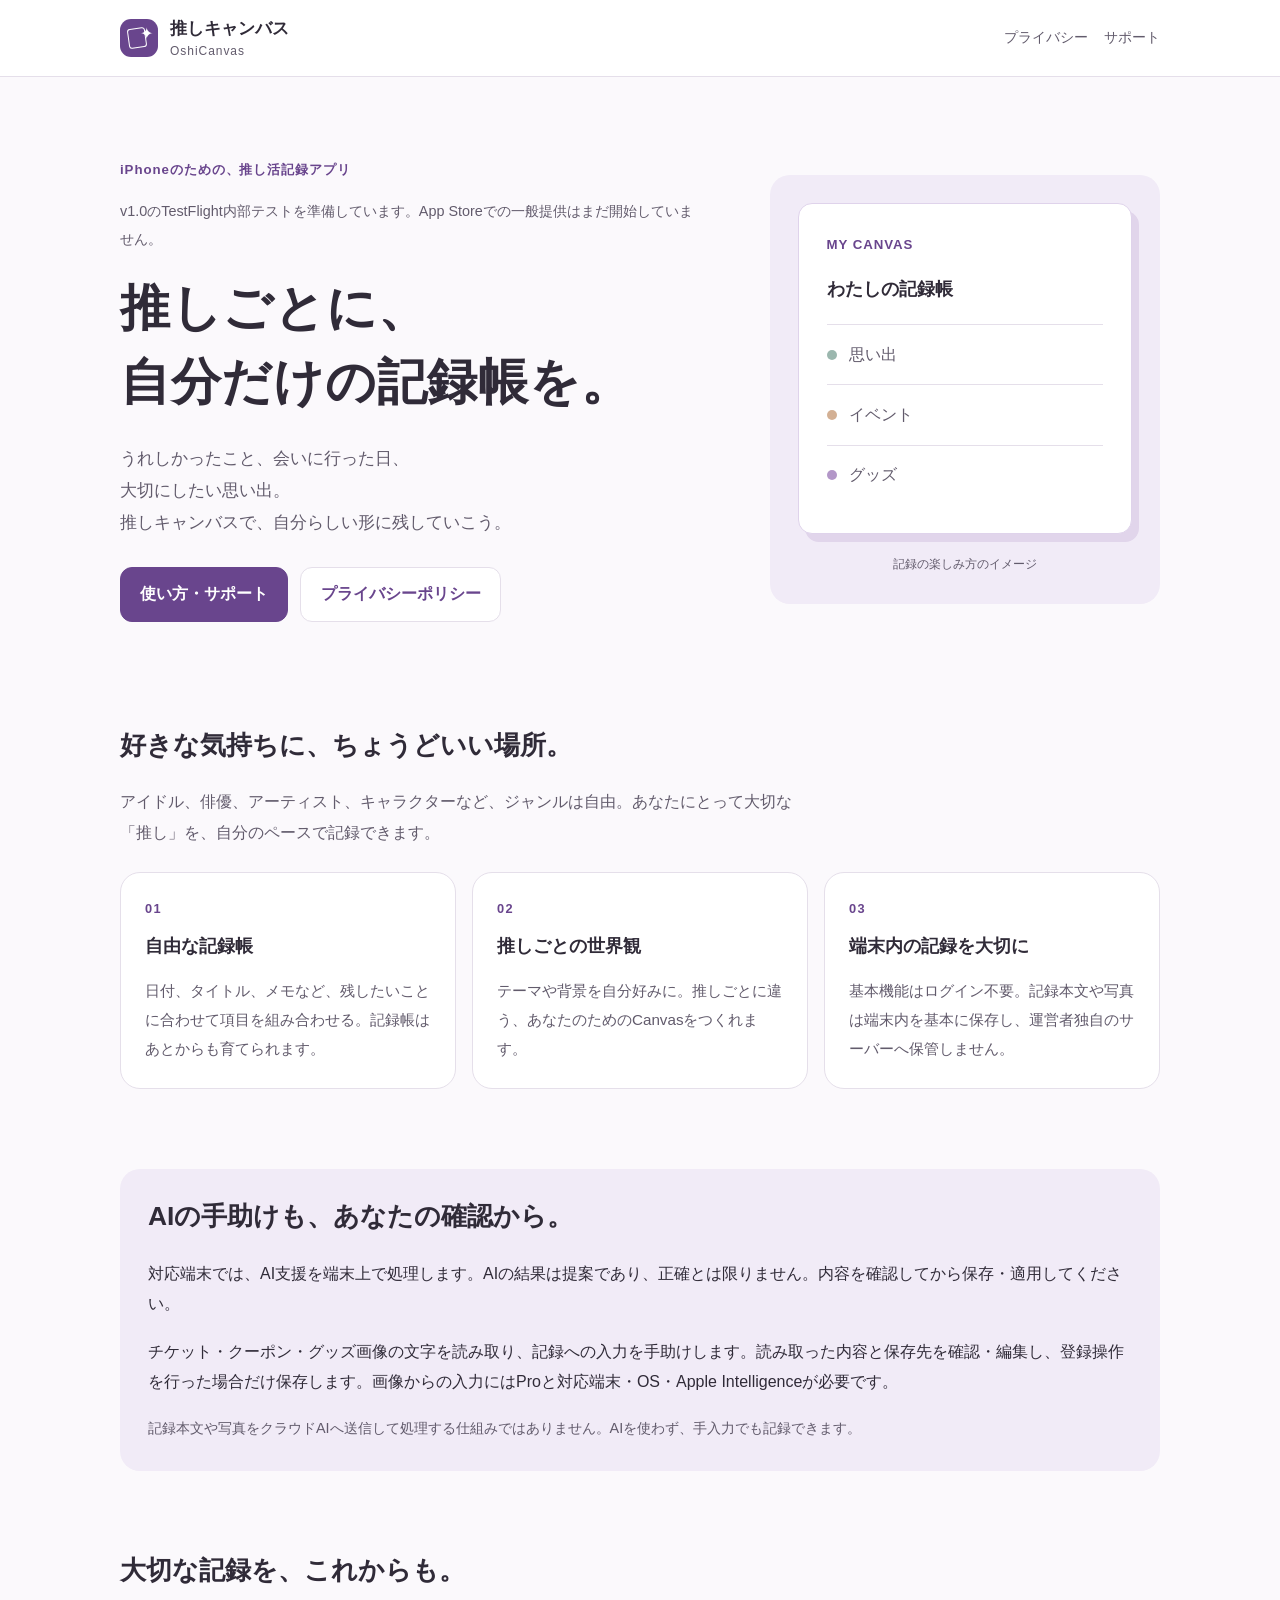
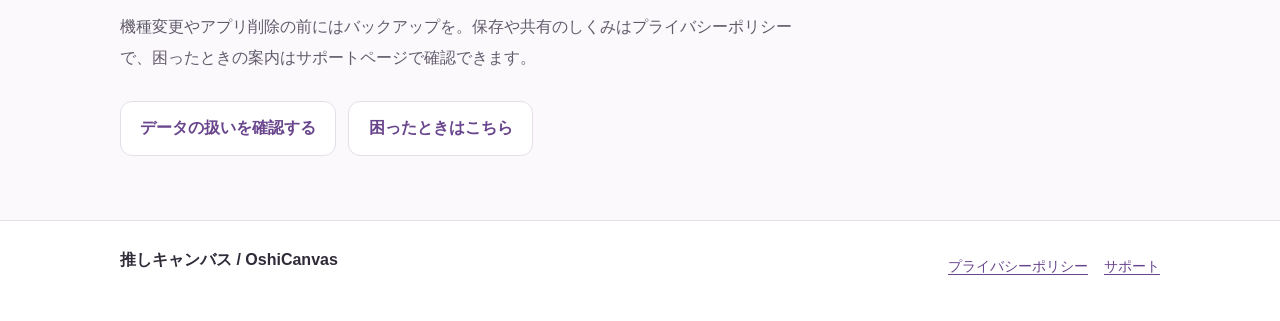
<file: index.html>
<!doctype html>
<html lang="ja">
<head>
  <meta charset="utf-8">
  <meta name="viewport" content="width=device-width, initial-scale=1">
  <meta name="description" content="推しキャンバス / OshiCanvasは、推しごとに自分だけの記録帳をつくれるiPhone向けの推し活記録アプリです。">
  <meta name="theme-color" content="#69458d">
  <title>推しキャンバス / OshiCanvas — 推しごとに、自分だけの記録帳を。</title>
  <link rel="canonical" href="https://sengoku-souroku.github.io/oshicanvas-site/">
  <link rel="stylesheet" href="./styles.css">
</head>
<body>
  <a class="skip-link" href="#main">本文へ移動</a>
  <header class="site-header">
    <div class="shell header-inner">
      <a class="brand" href="./index.html" aria-label="推しキャンバス ホーム">
        <span class="brand-mark" aria-hidden="true"></span>
        <span><span class="brand-name">推しキャンバス</span><span class="brand-sub">OshiCanvas</span></span>
      </a>
      <nav class="site-nav" aria-label="メインナビゲーション">
        <a href="./privacy/">プライバシー</a>
        <a href="./support/">サポート</a>
      </nav>
    </div>
  </header>
  <main id="main" class="shell">
    <section class="hero" aria-labelledby="hero-title">
      <div>
        <p class="eyebrow">iPhoneのための、推し活記録アプリ</p>
        <p class="note">v1.0のTestFlight内部テストを準備しています。App Storeでの一般提供はまだ開始していません。</p>
        <h1 id="hero-title">推しごとに、<br>自分だけの記録帳を。</h1>
        <p class="lead">うれしかったこと、会いに行った日、<br>大切にしたい思い出。<br>推しキャンバスで、自分らしい形に残していこう。</p>
        <div class="button-row">
          <a class="button" href="./support/">使い方・サポート</a>
          <a class="button secondary" href="./privacy/">プライバシーポリシー</a>
        </div>
      </div>
      <figure class="canvas-example">
        <div class="notebook-cover" aria-hidden="true">
          <p class="eyebrow">MY CANVAS</p>
          <p class="notebook-heading">わたしの記録帳</p>
          <div class="notebook-line"><span class="notebook-dot"></span>思い出</div>
          <div class="notebook-line"><span class="notebook-dot"></span>イベント</div>
          <div class="notebook-line"><span class="notebook-dot"></span>グッズ</div>
        </div>
        <figcaption>記録の楽しみ方のイメージ</figcaption>
      </figure>
    </section>
    <section class="section-block" aria-labelledby="features-title">
      <h2 id="features-title">好きな気持ちに、ちょうどいい場所。</h2>
      <p class="section-intro">アイドル、俳優、アーティスト、キャラクターなど、ジャンルは自由。あなたにとって大切な「推し」を、自分のペースで記録できます。</p>
      <div class="feature-grid">
        <article class="feature">
          <span class="feature-number" aria-hidden="true">01</span>
          <h3>自由な記録帳</h3>
          <p>日付、タイトル、メモなど、残したいことに合わせて項目を組み合わせる。記録帳はあとからも育てられます。</p>
        </article>
        <article class="feature">
          <span class="feature-number" aria-hidden="true">02</span>
          <h3>推しごとの世界観</h3>
          <p>テーマや背景を自分好みに。推しごとに違う、あなたのためのCanvasをつくれます。</p>
        </article>
        <article class="feature">
          <span class="feature-number" aria-hidden="true">03</span>
          <h3>端末内の記録を大切に</h3>
          <p>基本機能はログイン不要。記録本文や写真は端末内を基本に保存し、運営者独自のサーバーへ保管しません。</p>
        </article>
      </div>
    </section>
    <section class="section-block" aria-labelledby="ai-title">
      <div class="quiet-panel">
        <h2 id="ai-title">AIの手助けも、あなたの確認から。</h2>
        <p>対応端末では、AI支援を端末上で処理します。AIの結果は提案であり、正確とは限りません。内容を確認してから保存・適用してください。</p>
        <p>チケット・クーポン・グッズ画像の文字を読み取り、記録への入力を手助けします。読み取った内容と保存先を確認・編集し、登録操作を行った場合だけ保存します。画像からの入力にはProと対応端末・OS・Apple Intelligenceが必要です。</p>
        <p class="note">記録本文や写真をクラウドAIへ送信して処理する仕組みではありません。AIを使わず、手入力でも記録できます。</p>
      </div>
    </section>
    <section class="section-block closing" aria-labelledby="care-title">
      <h2 id="care-title">大切な記録を、これからも。</h2>
      <p class="section-intro">機種変更やアプリ削除の前にはバックアップを。保存や共有のしくみはプライバシーポリシーで、困ったときの案内はサポートページで確認できます。</p>
      <div class="button-row">
        <a class="button secondary" href="./privacy/">データの扱いを確認する</a>
        <a class="button secondary" href="./support/">困ったときはこちら</a>
      </div>
    </section>
  </main>
  <footer class="site-footer">
    <div class="shell footer-inner">
      <div><p class="footer-brand">推しキャンバス / OshiCanvas</p></div>
      <nav class="footer-links" aria-label="フッターナビゲーション"><a href="./privacy/">プライバシーポリシー</a><a href="./support/">サポート</a></nav>
    </div>
  </footer>
</body>
</html>
</file>
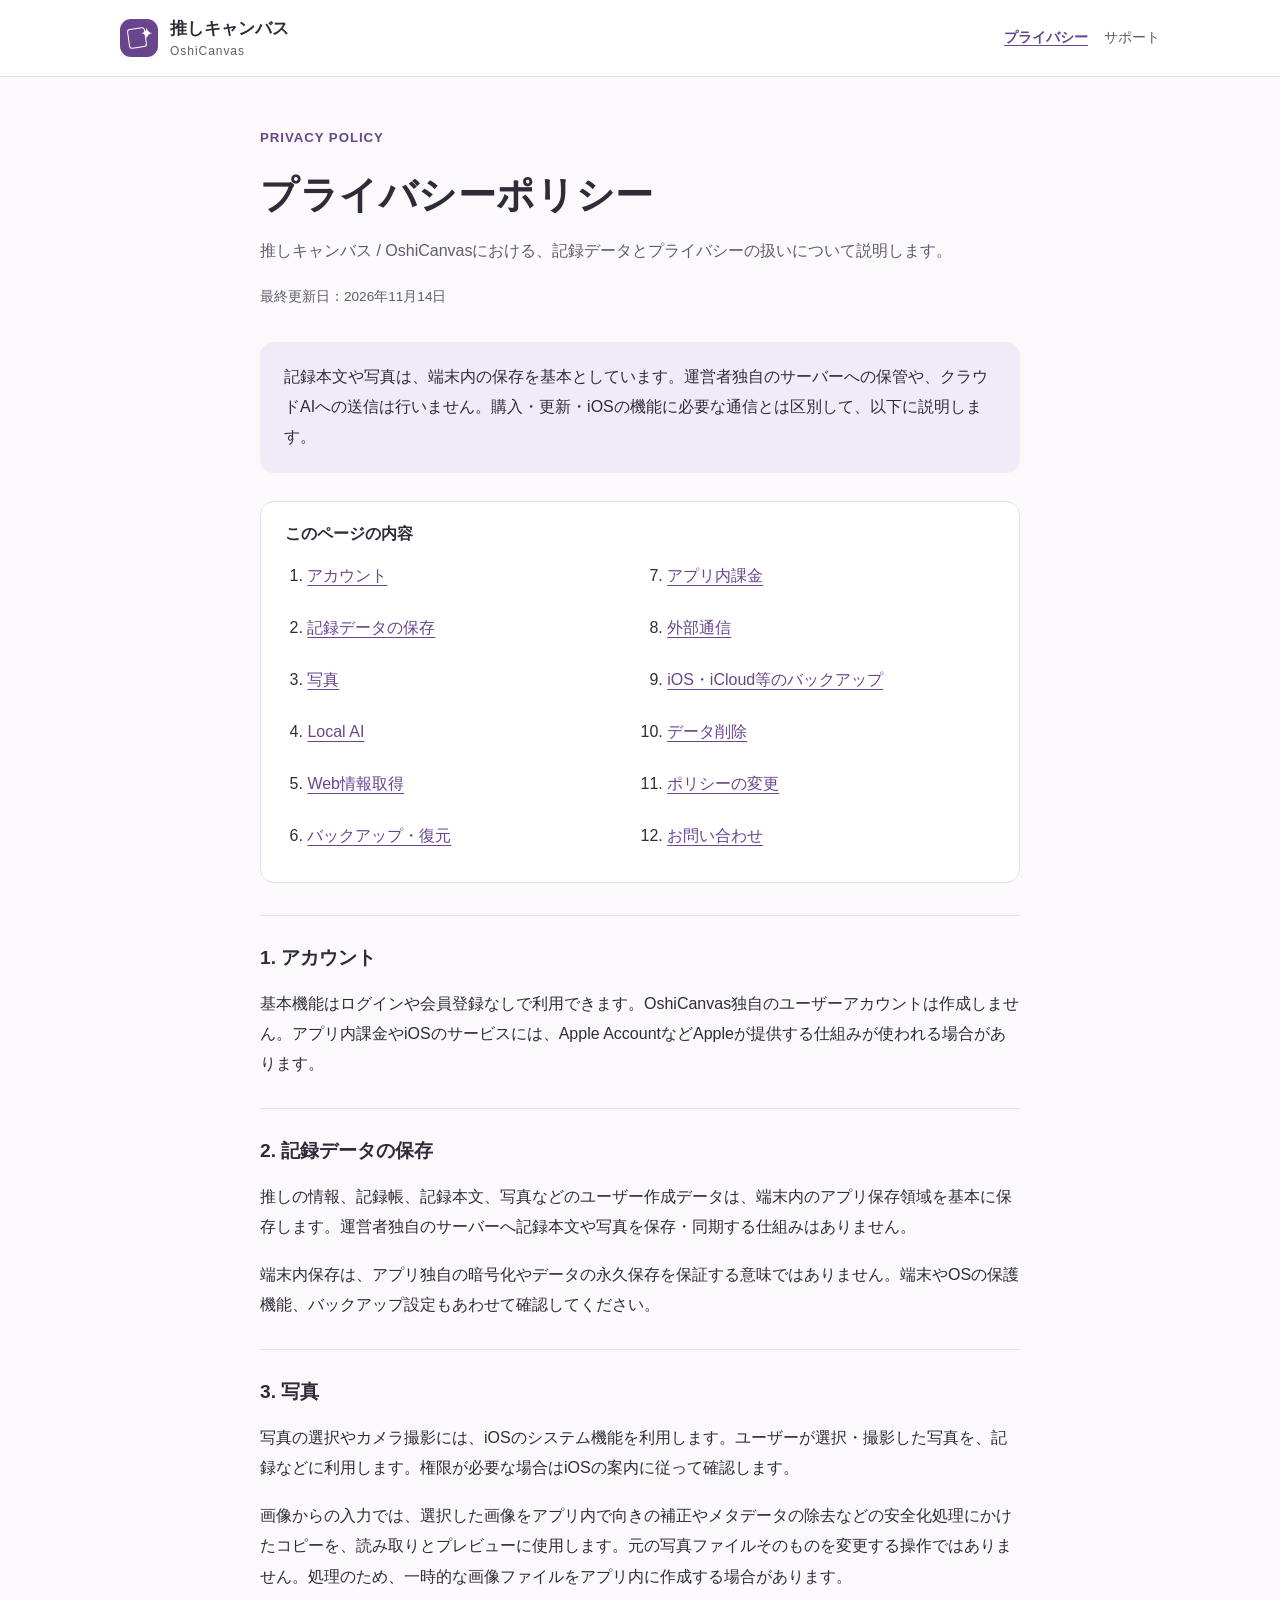
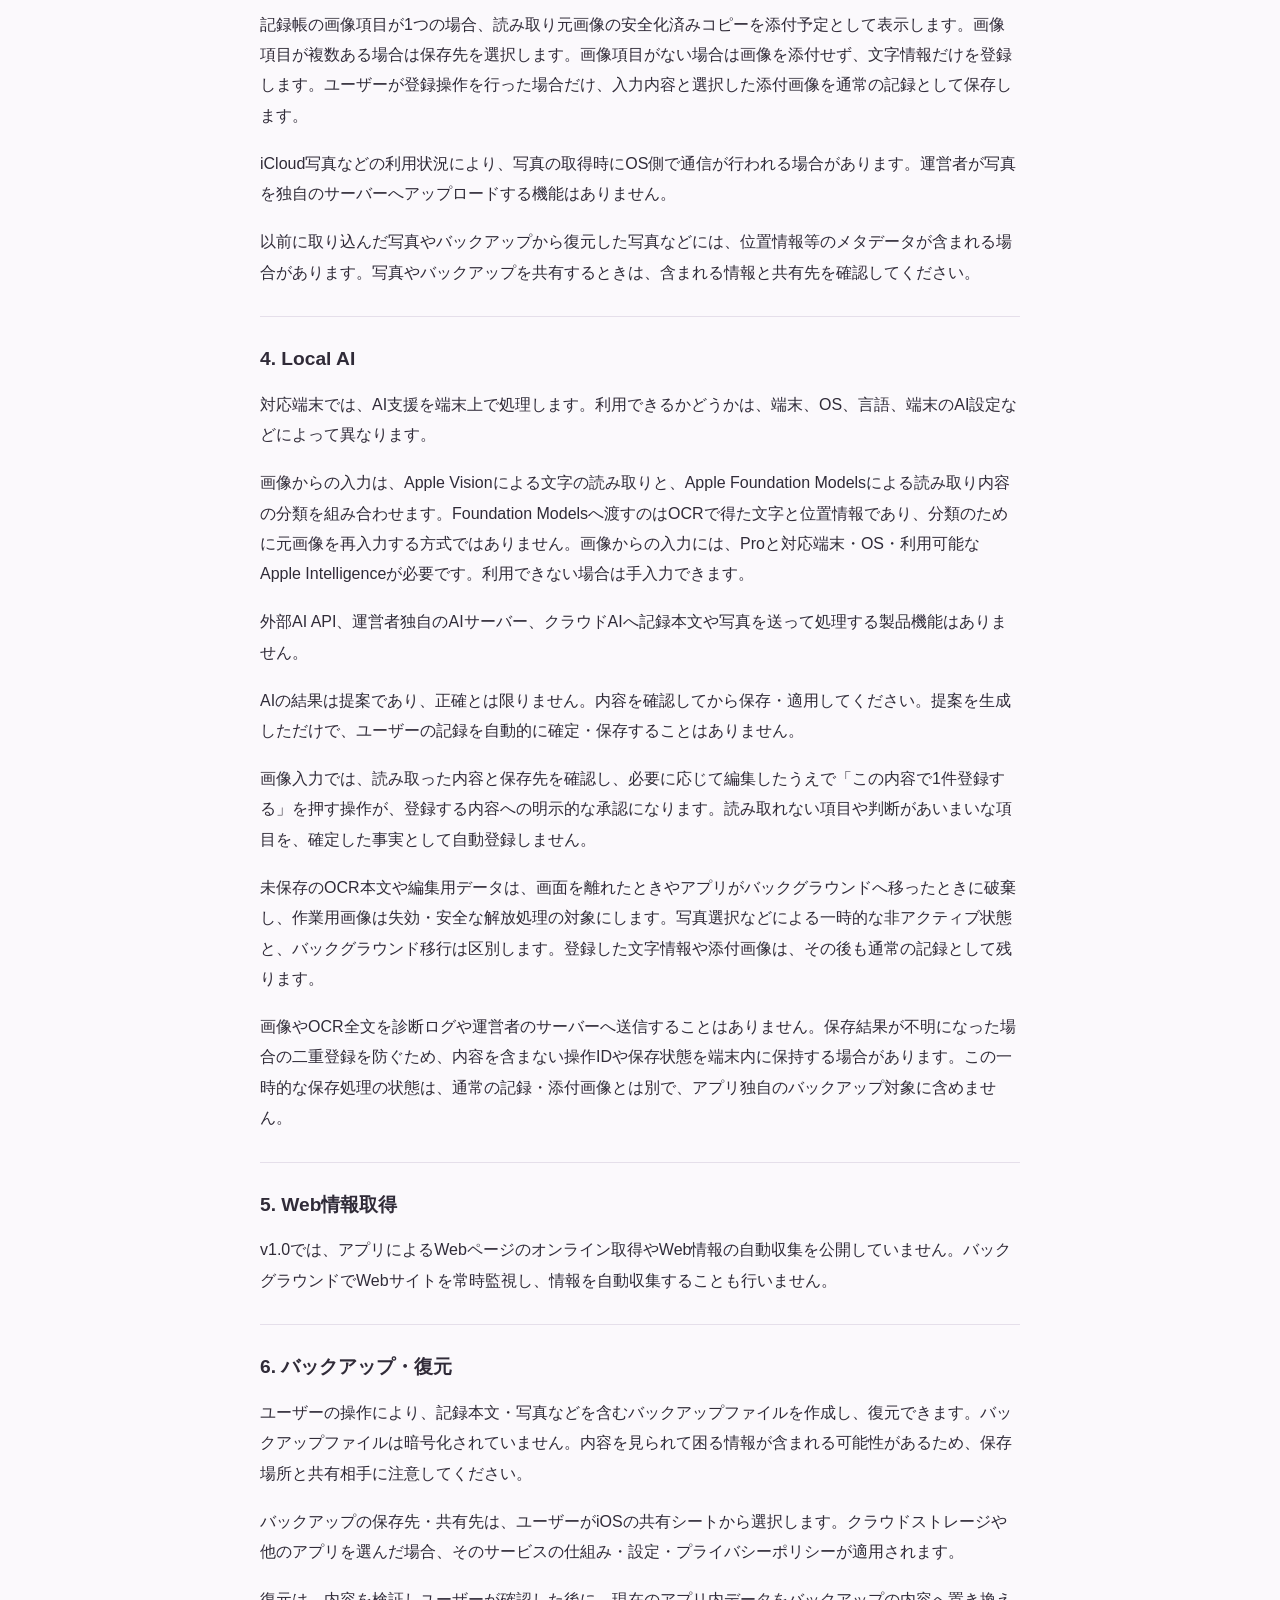
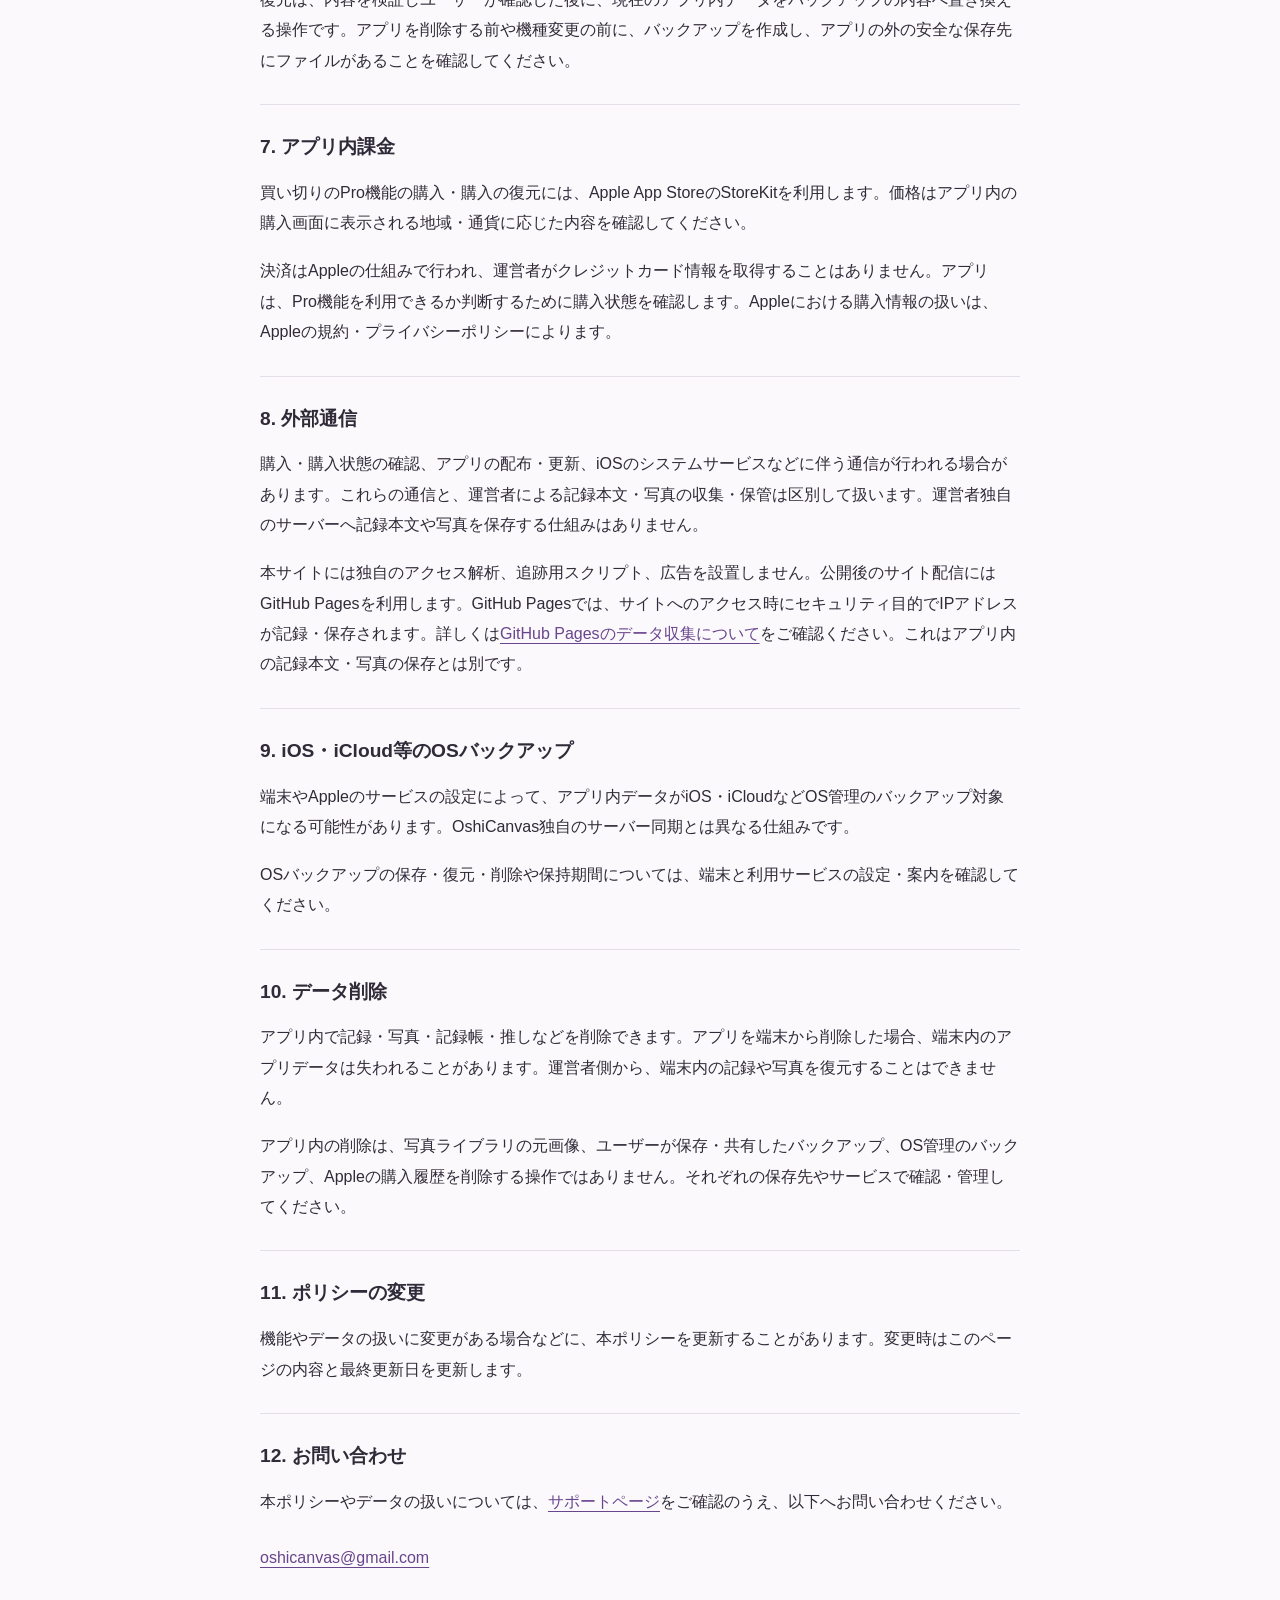
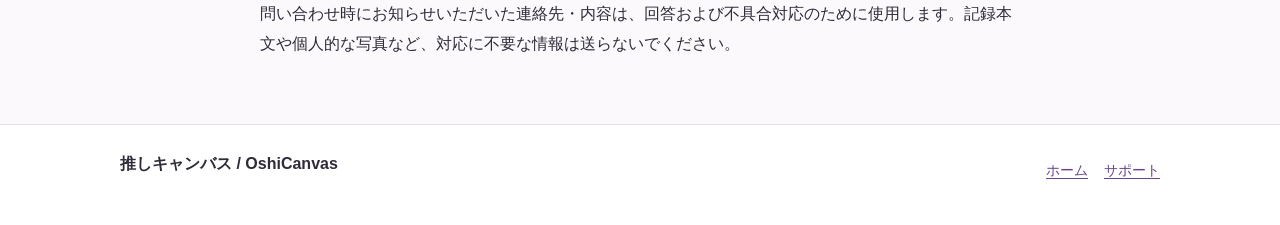
<file: privacy/index.html>
<!doctype html>
<html lang="ja">
<head>
  <meta charset="utf-8">
  <meta name="viewport" content="width=device-width, initial-scale=1">
  <meta name="description" content="推しキャンバス / OshiCanvasのプライバシーポリシー。端末内の記録、写真、Local AI、バックアップ、アプリ内課金と通信について説明します。">
  <meta name="theme-color" content="#69458d">
  <title>プライバシーポリシー | 推しキャンバス / OshiCanvas</title>
  <link rel="canonical" href="https://sengoku-souroku.github.io/oshicanvas-site/privacy/">
  <link rel="stylesheet" href="../styles.css">
</head>
<body>
  <a class="skip-link" href="#main">本文へ移動</a>
  <header class="site-header">
    <div class="shell header-inner">
      <a class="brand" href="../index.html" aria-label="推しキャンバス ホーム"><span class="brand-mark" aria-hidden="true"></span><span><span class="brand-name">推しキャンバス</span><span class="brand-sub">OshiCanvas</span></span></a>
      <nav class="site-nav" aria-label="メインナビゲーション"><a href="./" aria-current="page">プライバシー</a><a href="../support/">サポート</a></nav>
    </div>
  </header>
  <main id="main" class="shell reading">
    <header class="page-heading">
      <p class="eyebrow">PRIVACY POLICY</p>
      <h1>プライバシーポリシー</h1>
      <p class="description">推しキャンバス / OshiCanvasにおける、記録データとプライバシーの扱いについて説明します。</p>
      <p class="updated">最終更新日：<time datetime="2026-11-14">2026年11月14日</time></p>
    </header>
    <div class="summary"><p>記録本文や写真は、端末内の保存を基本としています。運営者独自のサーバーへの保管や、クラウドAIへの送信は行いません。購入・更新・iOSの機能に必要な通信とは区別して、以下に説明します。</p></div>
    <nav class="contents" aria-labelledby="contents-title">
      <h2 id="contents-title">このページの内容</h2>
      <ol>
        <li><a href="#account">アカウント</a></li><li><a href="#storage">記録データの保存</a></li><li><a href="#photos">写真</a></li><li><a href="#local-ai">Local AI</a></li><li><a href="#web">Web情報取得</a></li><li><a href="#backup">バックアップ・復元</a></li><li><a href="#purchases">アプリ内課金</a></li><li><a href="#communications">外部通信</a></li><li><a href="#os-backup">iOS・iCloud等のバックアップ</a></li><li><a href="#deletion">データ削除</a></li><li><a href="#changes">ポリシーの変更</a></li><li><a href="#contact">お問い合わせ</a></li>
      </ol>
    </nav>
    <section class="policy-section" id="account">
      <h2>1. アカウント</h2>
      <p>基本機能はログインや会員登録なしで利用できます。OshiCanvas独自のユーザーアカウントは作成しません。アプリ内課金やiOSのサービスには、Apple AccountなどAppleが提供する仕組みが使われる場合があります。</p>
    </section>
    <section class="policy-section" id="storage">
      <h2>2. 記録データの保存</h2>
      <p>推しの情報、記録帳、記録本文、写真などのユーザー作成データは、端末内のアプリ保存領域を基本に保存します。運営者独自のサーバーへ記録本文や写真を保存・同期する仕組みはありません。</p>
      <p>端末内保存は、アプリ独自の暗号化やデータの永久保存を保証する意味ではありません。端末やOSの保護機能、バックアップ設定もあわせて確認してください。</p>
    </section>
    <section class="policy-section" id="photos">
      <h2>3. 写真</h2>
      <p>写真の選択やカメラ撮影には、iOSのシステム機能を利用します。ユーザーが選択・撮影した写真を、記録などに利用します。権限が必要な場合はiOSの案内に従って確認します。</p>
      <p>画像からの入力では、選択した画像をアプリ内で向きの補正やメタデータの除去などの安全化処理にかけたコピーを、読み取りとプレビューに使用します。元の写真ファイルそのものを変更する操作ではありません。処理のため、一時的な画像ファイルをアプリ内に作成する場合があります。</p>
      <p>記録帳の画像項目が1つの場合、読み取り元画像の安全化済みコピーを添付予定として表示します。画像項目が複数ある場合は保存先を選択します。画像項目がない場合は画像を添付せず、文字情報だけを登録します。ユーザーが登録操作を行った場合だけ、入力内容と選択した添付画像を通常の記録として保存します。</p>
      <p>iCloud写真などの利用状況により、写真の取得時にOS側で通信が行われる場合があります。運営者が写真を独自のサーバーへアップロードする機能はありません。</p>
      <p>以前に取り込んだ写真やバックアップから復元した写真などには、位置情報等のメタデータが含まれる場合があります。写真やバックアップを共有するときは、含まれる情報と共有先を確認してください。</p>
    </section>
    <section class="policy-section" id="local-ai">
      <h2>4. Local AI</h2>
      <p>対応端末では、AI支援を端末上で処理します。利用できるかどうかは、端末、OS、言語、端末のAI設定などによって異なります。</p>
      <p>画像からの入力は、Apple Visionによる文字の読み取りと、Apple Foundation Modelsによる読み取り内容の分類を組み合わせます。Foundation Modelsへ渡すのはOCRで得た文字と位置情報であり、分類のために元画像を再入力する方式ではありません。画像からの入力には、Proと対応端末・OS・利用可能なApple Intelligenceが必要です。利用できない場合は手入力できます。</p>
      <p>外部AI API、運営者独自のAIサーバー、クラウドAIへ記録本文や写真を送って処理する製品機能はありません。</p>
      <p>AIの結果は提案であり、正確とは限りません。内容を確認してから保存・適用してください。提案を生成しただけで、ユーザーの記録を自動的に確定・保存することはありません。</p>
      <p>画像入力では、読み取った内容と保存先を確認し、必要に応じて編集したうえで「この内容で1件登録する」を押す操作が、登録する内容への明示的な承認になります。読み取れない項目や判断があいまいな項目を、確定した事実として自動登録しません。</p>
      <p>未保存のOCR本文や編集用データは、画面を離れたときやアプリがバックグラウンドへ移ったときに破棄し、作業用画像は失効・安全な解放処理の対象にします。写真選択などによる一時的な非アクティブ状態と、バックグラウンド移行は区別します。登録した文字情報や添付画像は、その後も通常の記録として残ります。</p>
      <p>画像やOCR全文を診断ログや運営者のサーバーへ送信することはありません。保存結果が不明になった場合の二重登録を防ぐため、内容を含まない操作IDや保存状態を端末内に保持する場合があります。この一時的な保存処理の状態は、通常の記録・添付画像とは別で、アプリ独自のバックアップ対象に含めません。</p>
    </section>
    <section class="policy-section" id="web">
      <h2>5. Web情報取得</h2>
      <p>v1.0では、アプリによるWebページのオンライン取得やWeb情報の自動収集を公開していません。バックグラウンドでWebサイトを常時監視し、情報を自動収集することも行いません。</p>
    </section>
    <section class="policy-section" id="backup">
      <h2>6. バックアップ・復元</h2>
      <p>ユーザーの操作により、記録本文・写真などを含むバックアップファイルを作成し、復元できます。バックアップファイルは暗号化されていません。内容を見られて困る情報が含まれる可能性があるため、保存場所と共有相手に注意してください。</p>
      <p>バックアップの保存先・共有先は、ユーザーがiOSの共有シートから選択します。クラウドストレージや他のアプリを選んだ場合、そのサービスの仕組み・設定・プライバシーポリシーが適用されます。</p>
      <p>復元は、内容を検証しユーザーが確認した後に、現在のアプリ内データをバックアップの内容へ置き換える操作です。アプリを削除する前や機種変更の前に、バックアップを作成し、アプリの外の安全な保存先にファイルがあることを確認してください。</p>
    </section>
    <section class="policy-section" id="purchases">
      <h2>7. アプリ内課金</h2>
      <p>買い切りのPro機能の購入・購入の復元には、Apple App StoreのStoreKitを利用します。価格はアプリ内の購入画面に表示される地域・通貨に応じた内容を確認してください。</p>
      <p>決済はAppleの仕組みで行われ、運営者がクレジットカード情報を取得することはありません。アプリは、Pro機能を利用できるか判断するために購入状態を確認します。Appleにおける購入情報の扱いは、Appleの規約・プライバシーポリシーによります。</p>
    </section>
    <section class="policy-section" id="communications">
      <h2>8. 外部通信</h2>
      <p>購入・購入状態の確認、アプリの配布・更新、iOSのシステムサービスなどに伴う通信が行われる場合があります。これらの通信と、運営者による記録本文・写真の収集・保管は区別して扱います。運営者独自のサーバーへ記録本文や写真を保存する仕組みはありません。</p>
      <p>本サイトには独自のアクセス解析、追跡用スクリプト、広告を設置しません。公開後のサイト配信にはGitHub Pagesを利用します。GitHub Pagesでは、サイトへのアクセス時にセキュリティ目的でIPアドレスが記録・保存されます。詳しくは<a href="https://docs.github.com/en/pages/getting-started-with-github-pages/what-is-github-pages#data-collection">GitHub Pagesのデータ収集について</a>をご確認ください。これはアプリ内の記録本文・写真の保存とは別です。</p>
    </section>
    <section class="policy-section" id="os-backup">
      <h2>9. iOS・iCloud等のOSバックアップ</h2>
      <p>端末やAppleのサービスの設定によって、アプリ内データがiOS・iCloudなどOS管理のバックアップ対象になる可能性があります。OshiCanvas独自のサーバー同期とは異なる仕組みです。</p>
      <p>OSバックアップの保存・復元・削除や保持期間については、端末と利用サービスの設定・案内を確認してください。</p>
    </section>
    <section class="policy-section" id="deletion">
      <h2>10. データ削除</h2>
      <p>アプリ内で記録・写真・記録帳・推しなどを削除できます。アプリを端末から削除した場合、端末内のアプリデータは失われることがあります。運営者側から、端末内の記録や写真を復元することはできません。</p>
      <p>アプリ内の削除は、写真ライブラリの元画像、ユーザーが保存・共有したバックアップ、OS管理のバックアップ、Appleの購入履歴を削除する操作ではありません。それぞれの保存先やサービスで確認・管理してください。</p>
    </section>
    <section class="policy-section" id="changes">
      <h2>11. ポリシーの変更</h2>
      <p>機能やデータの扱いに変更がある場合などに、本ポリシーを更新することがあります。変更時はこのページの内容と最終更新日を更新します。</p>
    </section>
    <section class="policy-section" id="contact">
      <h2>12. お問い合わせ</h2>
      <p>本ポリシーやデータの扱いについては、<a href="../support/">サポートページ</a>をご確認のうえ、以下へお問い合わせください。</p>
      <p><a class="contact-address" href="mailto:oshicanvas@gmail.com">oshicanvas@gmail.com</a></p>
      <p>問い合わせ時にお知らせいただいた連絡先・内容は、回答および不具合対応のために使用します。記録本文や個人的な写真など、対応に不要な情報は送らないでください。</p>
    </section>
  </main>
  <footer class="site-footer"><div class="shell footer-inner"><div><p class="footer-brand">推しキャンバス / OshiCanvas</p></div><nav class="footer-links" aria-label="フッターナビゲーション"><a href="../index.html">ホーム</a><a href="../support/">サポート</a></nav></div></footer>
</body>
</html>
</file>
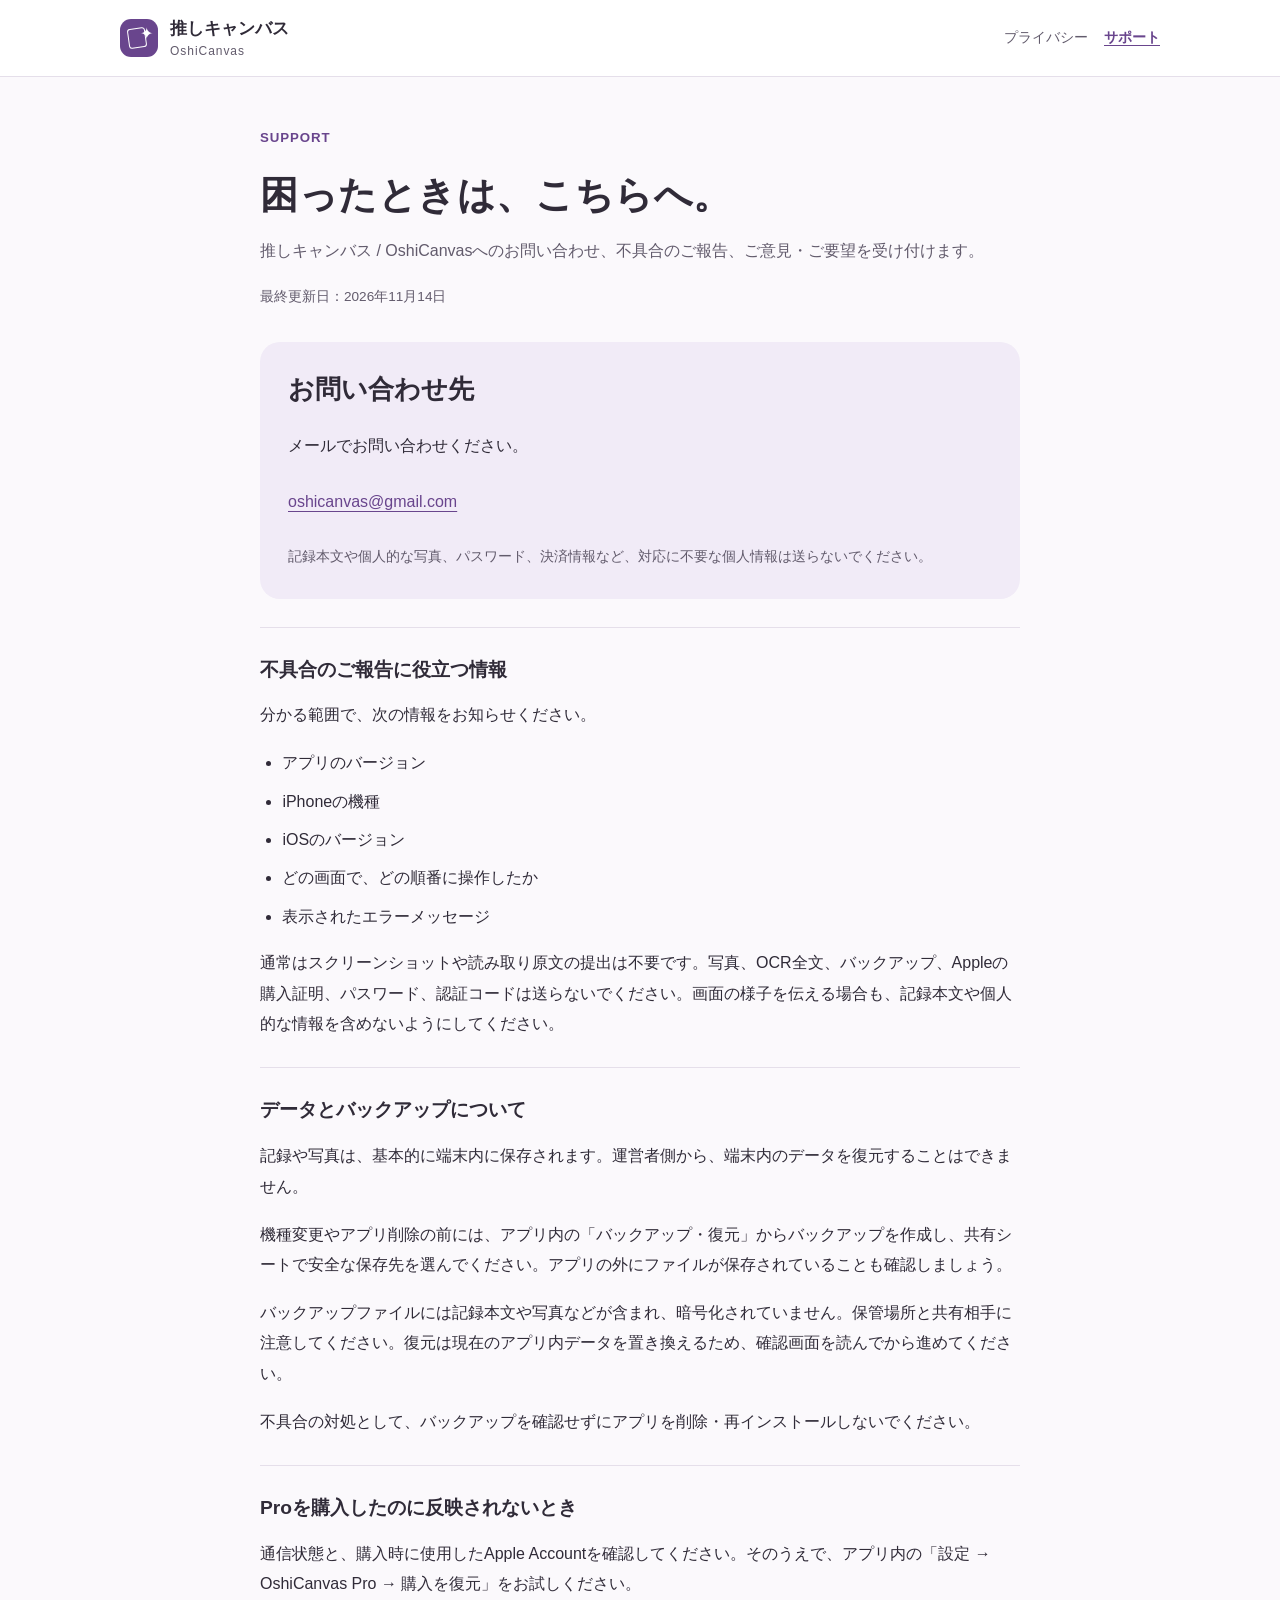
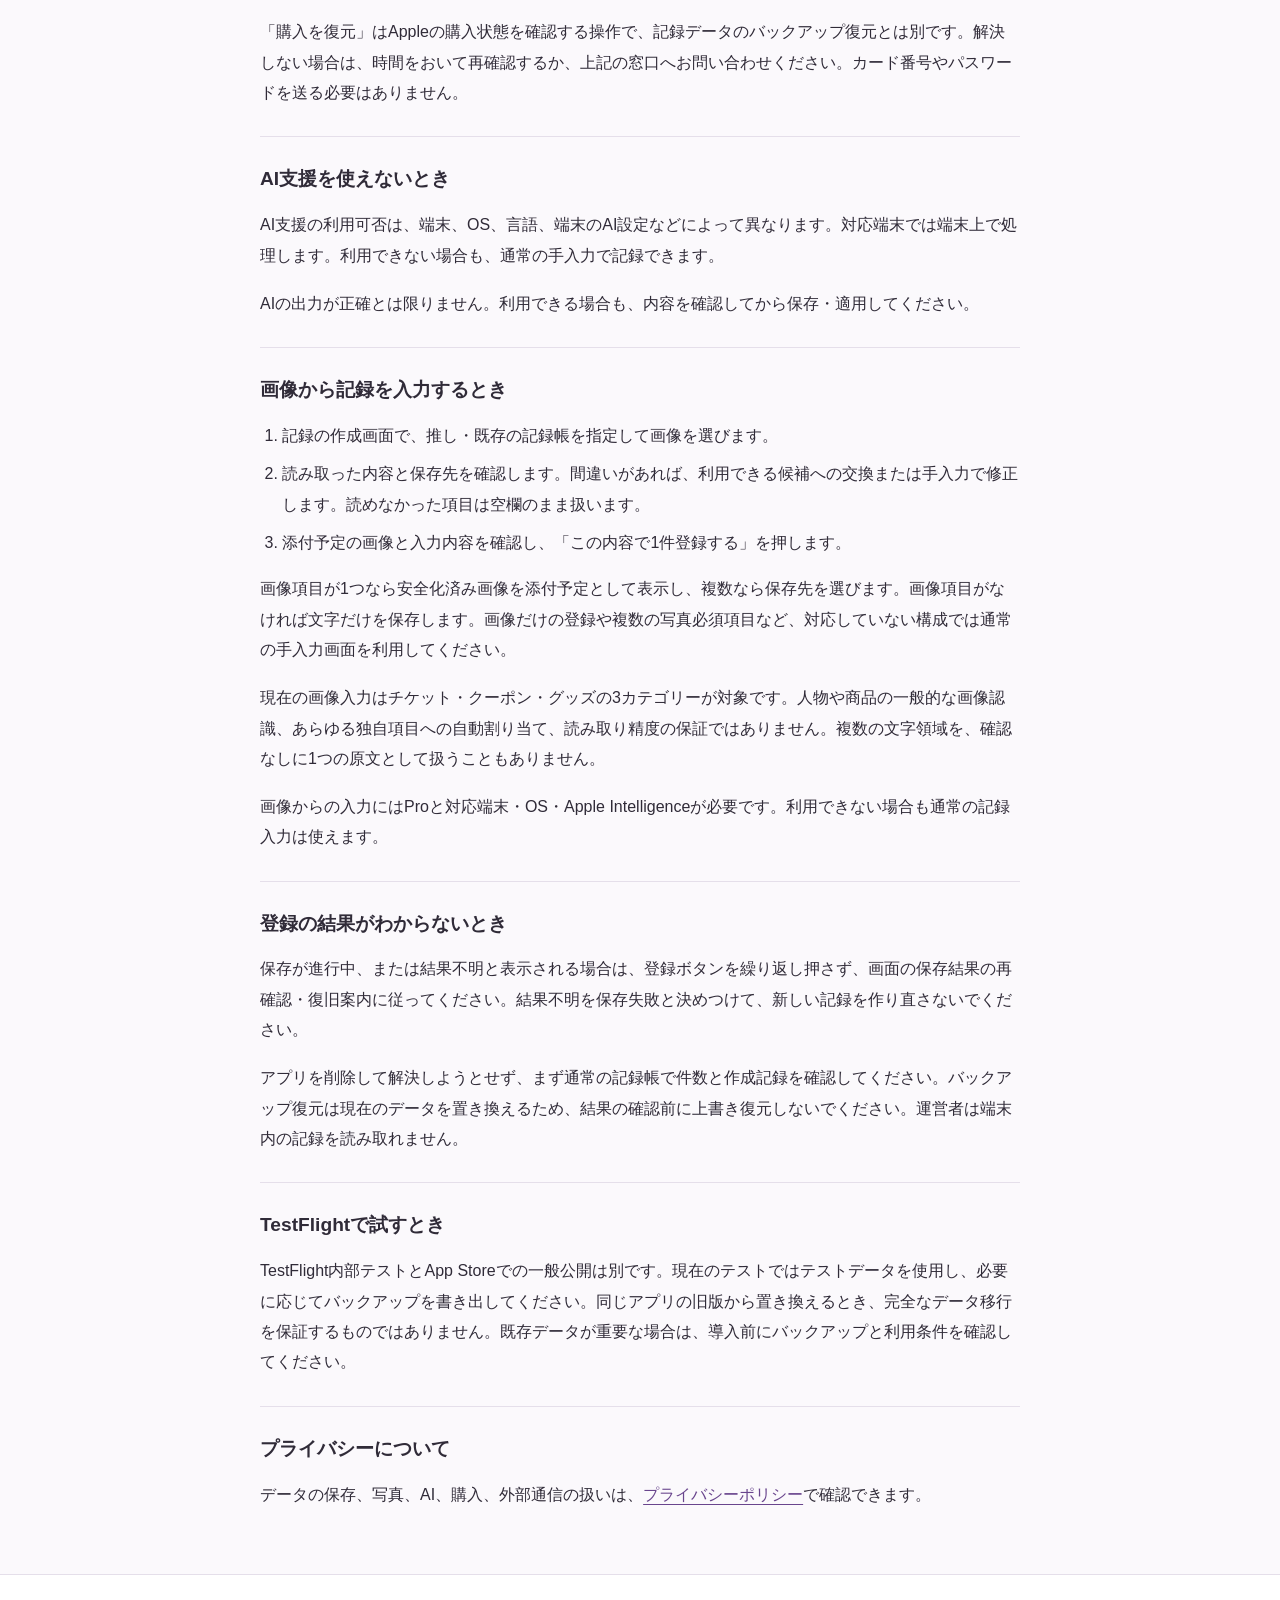
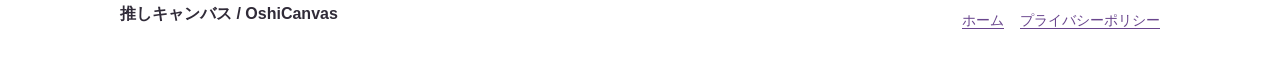
<file: support/index.html>
<!doctype html>
<html lang="ja">
<head>
  <meta charset="utf-8">
  <meta name="viewport" content="width=device-width, initial-scale=1">
  <meta name="description" content="推しキャンバス / OshiCanvasのサポート窓口。不具合やご要望、バックアップ、Pro購入の復元についてご案内します。">
  <meta name="theme-color" content="#69458d">
  <title>サポート | 推しキャンバス / OshiCanvas</title>
  <link rel="canonical" href="https://sengoku-souroku.github.io/oshicanvas-site/support/">
  <link rel="stylesheet" href="../styles.css">
</head>
<body>
  <a class="skip-link" href="#main">本文へ移動</a>
  <header class="site-header"><div class="shell header-inner"><a class="brand" href="../index.html" aria-label="推しキャンバス ホーム"><span class="brand-mark" aria-hidden="true"></span><span><span class="brand-name">推しキャンバス</span><span class="brand-sub">OshiCanvas</span></span></a><nav class="site-nav" aria-label="メインナビゲーション"><a href="../privacy/">プライバシー</a><a href="./" aria-current="page">サポート</a></nav></div></header>
  <main id="main" class="shell reading">
    <header class="page-heading">
      <p class="eyebrow">SUPPORT</p>
      <h1>困ったときは、こちらへ。</h1>
      <p class="description">推しキャンバス / OshiCanvasへのお問い合わせ、不具合のご報告、ご意見・ご要望を受け付けます。</p>
      <p class="updated">最終更新日：<time datetime="2026-11-14">2026年11月14日</time></p>
    </header>
    <section class="quiet-panel" aria-labelledby="contact-title">
      <h2 id="contact-title">お問い合わせ先</h2>
      <p>メールでお問い合わせください。</p>
      <p><a class="contact-address" href="mailto:oshicanvas@gmail.com">oshicanvas@gmail.com</a></p>
      <p class="note">記録本文や個人的な写真、パスワード、決済情報など、対応に不要な個人情報は送らないでください。</p>
    </section>
    <section class="policy-section" aria-labelledby="report-title">
      <h2 id="report-title">不具合のご報告に役立つ情報</h2>
      <p>分かる範囲で、次の情報をお知らせください。</p>
      <ul>
        <li>アプリのバージョン</li>
        <li>iPhoneの機種</li>
        <li>iOSのバージョン</li>
        <li>どの画面で、どの順番に操作したか</li>
        <li>表示されたエラーメッセージ</li>
      </ul>
      <p>通常はスクリーンショットや読み取り原文の提出は不要です。写真、OCR全文、バックアップ、Appleの購入証明、パスワード、認証コードは送らないでください。画面の様子を伝える場合も、記録本文や個人的な情報を含めないようにしてください。</p>
    </section>
    <section class="policy-section" aria-labelledby="backup-title">
      <h2 id="backup-title">データとバックアップについて</h2>
      <p>記録や写真は、基本的に端末内に保存されます。運営者側から、端末内のデータを復元することはできません。</p>
      <p>機種変更やアプリ削除の前には、アプリ内の「バックアップ・復元」からバックアップを作成し、共有シートで安全な保存先を選んでください。アプリの外にファイルが保存されていることも確認しましょう。</p>
      <p>バックアップファイルには記録本文や写真などが含まれ、暗号化されていません。保管場所と共有相手に注意してください。復元は現在のアプリ内データを置き換えるため、確認画面を読んでから進めてください。</p>
      <p>不具合の対処として、バックアップを確認せずにアプリを削除・再インストールしないでください。</p>
    </section>
    <section class="policy-section" aria-labelledby="pro-title">
      <h2 id="pro-title">Proを購入したのに反映されないとき</h2>
      <p>通信状態と、購入時に使用したApple Accountを確認してください。そのうえで、アプリ内の「設定 → OshiCanvas Pro → 購入を復元」をお試しください。</p>
      <p>「購入を復元」はAppleの購入状態を確認する操作で、記録データのバックアップ復元とは別です。解決しない場合は、時間をおいて再確認するか、上記の窓口へお問い合わせください。カード番号やパスワードを送る必要はありません。</p>
    </section>
    <section class="policy-section" aria-labelledby="ai-title">
      <h2 id="ai-title">AI支援を使えないとき</h2>
      <p>AI支援の利用可否は、端末、OS、言語、端末のAI設定などによって異なります。対応端末では端末上で処理します。利用できない場合も、通常の手入力で記録できます。</p>
      <p>AIの出力が正確とは限りません。利用できる場合も、内容を確認してから保存・適用してください。</p>
    </section>
    <section class="policy-section" aria-labelledby="ocr-title">
      <h2 id="ocr-title">画像から記録を入力するとき</h2>
      <ol>
        <li>記録の作成画面で、推し・既存の記録帳を指定して画像を選びます。</li>
        <li>読み取った内容と保存先を確認します。間違いがあれば、利用できる候補への交換または手入力で修正します。読めなかった項目は空欄のまま扱います。</li>
        <li>添付予定の画像と入力内容を確認し、「この内容で1件登録する」を押します。</li>
      </ol>
      <p>画像項目が1つなら安全化済み画像を添付予定として表示し、複数なら保存先を選びます。画像項目がなければ文字だけを保存します。画像だけの登録や複数の写真必須項目など、対応していない構成では通常の手入力画面を利用してください。</p>
      <p>現在の画像入力はチケット・クーポン・グッズの3カテゴリーが対象です。人物や商品の一般的な画像認識、あらゆる独自項目への自動割り当て、読み取り精度の保証ではありません。複数の文字領域を、確認なしに1つの原文として扱うこともありません。</p>
      <p>画像からの入力にはProと対応端末・OS・Apple Intelligenceが必要です。利用できない場合も通常の記録入力は使えます。</p>
    </section>
    <section class="policy-section" aria-labelledby="result-title">
      <h2 id="result-title">登録の結果がわからないとき</h2>
      <p>保存が進行中、または結果不明と表示される場合は、登録ボタンを繰り返し押さず、画面の保存結果の再確認・復旧案内に従ってください。結果不明を保存失敗と決めつけて、新しい記録を作り直さないでください。</p>
      <p>アプリを削除して解決しようとせず、まず通常の記録帳で件数と作成記録を確認してください。バックアップ復元は現在のデータを置き換えるため、結果の確認前に上書き復元しないでください。運営者は端末内の記録を読み取れません。</p>
    </section>
    <section class="policy-section" aria-labelledby="beta-title">
      <h2 id="beta-title">TestFlightで試すとき</h2>
      <p>TestFlight内部テストとApp Storeでの一般公開は別です。現在のテストではテストデータを使用し、必要に応じてバックアップを書き出してください。同じアプリの旧版から置き換えるとき、完全なデータ移行を保証するものではありません。既存データが重要な場合は、導入前にバックアップと利用条件を確認してください。</p>
    </section>
    <section class="policy-section" aria-labelledby="privacy-title">
      <h2 id="privacy-title">プライバシーについて</h2>
      <p>データの保存、写真、AI、購入、外部通信の扱いは、<a href="../privacy/">プライバシーポリシー</a>で確認できます。</p>
    </section>
  </main>
  <footer class="site-footer"><div class="shell footer-inner"><div><p class="footer-brand">推しキャンバス / OshiCanvas</p></div><nav class="footer-links" aria-label="フッターナビゲーション"><a href="../index.html">ホーム</a><a href="../privacy/">プライバシーポリシー</a></nav></div></footer>
</body>
</html>
</file>
<file: styles.css>
:root {
  color-scheme: light;
  --ink: #302b38;
  --muted: #625b6c;
  --purple: #69458d;
  --purple-dark: #51316f;
  --tint: #f1ebf7;
  --paper: #fff;
  --background: #fbf9fc;
  --line: #e5dfea;
  --radius: 20px;
}

* { box-sizing: border-box; }
html { -webkit-text-size-adjust: 100%; }
body {
  margin: 0;
  background: var(--background);
  color: var(--ink);
  font-family: -apple-system, BlinkMacSystemFont, "Hiragino Sans", "Yu Gothic", Meiryo, sans-serif;
  font-size: 1rem;
  line-height: 1.9;
  overflow-wrap: anywhere;
}
a { color: var(--purple); text-underline-offset: .22em; }
a:hover { color: var(--purple-dark); }
a:focus-visible { outline: 3px solid var(--purple); outline-offset: 5px; border-radius: 4px; }
h1, h2, h3, p { margin-top: 0; }
h1, h2, h3 { line-height: 1.5; text-wrap: balance; }
h1 { font-size: clamp(1.9rem, 5vw, 3.1rem); letter-spacing: .015em; }
h2 { font-size: clamp(1.3rem, 3vw, 1.65rem); }
h3 { font-size: 1.1rem; }
p { margin-bottom: 1.1rem; }
p:last-child { margin-bottom: 0; }
ul, ol { padding-left: 1.4rem; }
li + li { margin-top: .5rem; }
section[id] { scroll-margin-top: 1.5rem; }
.shell { width: min(100% - 2.5rem, 1040px); margin-inline: auto; }
.skip-link {
  position: absolute; top: 8px; left: 8px; z-index: 10;
  padding: .65rem 1rem; background: var(--paper);
  transform: translateY(-180%);
}
.skip-link:focus { transform: translateY(0); }
.site-header { border-bottom: 1px solid var(--line); background: var(--paper); }
.header-inner { display: flex; flex-wrap: wrap; align-items: center; justify-content: space-between; gap: .5rem 1.5rem; padding-block: 1rem; }
.brand { display: inline-flex; align-items: center; gap: .75rem; min-height: 44px; color: var(--ink); text-decoration: none; }
.brand-name { display: block; font-size: 1.05rem; font-weight: 700; line-height: 1.5; }
.brand-sub { display: block; font-size: .75rem; letter-spacing: .08em; color: var(--muted); line-height: 1.5; }
.brand-mark { position: relative; width: 38px; height: 38px; flex: 0 0 38px; background: var(--purple); border-radius: 11px; }
.brand-mark::before { content: ""; position: absolute; inset: 9px 12px 9px 8px; border: 1.5px solid white; border-radius: 3px; transform: rotate(-8deg); }
.brand-mark::after { content: "✦"; position: absolute; top: 3px; right: 5px; font-size: 16px; color: white; line-height: 1.5; }
.site-nav, .footer-links { display: flex; flex-wrap: wrap; gap: .25rem 1rem; }
.site-nav a, .footer-links a { display: inline-flex; align-items: center; min-height: 44px; font-size: .9rem; }
.site-nav a { color: var(--muted); text-decoration: none; }
.site-nav a[aria-current="page"] { color: var(--purple); font-weight: 700; text-decoration: underline; }
.hero { display: grid; align-items: center; gap: 2.75rem; padding-block: 4rem 3.5rem; }
.eyebrow { color: var(--purple); font-size: .83rem; font-weight: 700; letter-spacing: .07em; margin-bottom: 1rem; }
.hero h1 { margin-bottom: 1.5rem; }
.lead { font-size: 1.05rem; color: var(--muted); max-width: 37rem; }
.button-row { display: flex; flex-wrap: wrap; gap: .75rem; margin-top: 1.75rem; }
.button { display: inline-flex; align-items: center; justify-content: center; min-height: 48px; padding: .7rem 1.2rem; border: 1px solid var(--purple); border-radius: 12px; color: white; background: var(--purple); text-decoration: none; font-weight: 600; }
.button:hover { background: var(--purple-dark); color: white; }
.button.secondary { background: var(--paper); color: var(--purple); border-color: var(--line); }
.button.secondary:hover { background: var(--tint); }
.canvas-example { margin: 0; padding: 1.75rem; background: var(--tint); border-radius: var(--radius); }
.notebook-cover { padding: 1.75rem; background: var(--paper); border: 1px solid #dfd3eb; border-radius: 14px; box-shadow: 7px 8px 0 #e1d5eb; }
.notebook-heading { font-weight: 700; font-size: 1.1rem; }
.notebook-line { display: flex; align-items: center; gap: .75rem; padding-block: .9rem; border-top: 1px solid var(--line); color: var(--muted); }
.notebook-dot { width: 10px; height: 10px; border-radius: 50%; background: #b397c8; flex-shrink: 0; }
.notebook-line:nth-child(3) .notebook-dot { background: #9bb7ae; }
.notebook-line:nth-child(4) .notebook-dot { background: #d3b094; }
figcaption { margin-top: 1.2rem; text-align: center; font-size: .75rem; color: var(--muted); }
.section-block { padding-block: 2.5rem; }
.section-intro { color: var(--muted); max-width: 42rem; }
.feature-grid { display: grid; gap: 1rem; margin-top: 1.5rem; }
.feature { padding: 1.5rem; border: 1px solid var(--line); background: var(--paper); border-radius: var(--radius); }
.feature-number { display: block; margin-bottom: .75rem; color: var(--purple); font-size: .8rem; font-weight: 700; letter-spacing: .1em; }
.feature p { font-size: .95rem; color: var(--muted); }
.quiet-panel { padding: 1.75rem; background: var(--tint); border-radius: var(--radius); }
.closing { padding-bottom: 4rem; }
.reading { max-width: 760px; padding-block: 3rem 4rem; }
.page-heading { margin-bottom: 2rem; }
.page-heading h1 { font-size: clamp(1.8rem, 5vw, 2.4rem); margin-bottom: .75rem; }
.page-heading .description, .updated { color: var(--muted); }
.updated { font-size: .85rem; }
.summary { padding: 1.25rem 1.5rem; background: var(--tint); border-radius: 14px; margin-block: 1.75rem; }
.contents { border: 1px solid var(--line); background: var(--paper); border-radius: 14px; padding: 1.25rem 1.5rem; margin-bottom: 2rem; }
.contents h2 { font-size: 1rem; margin-bottom: .5rem; }
.contents ol { margin-block: 0; }
.contents a { display: inline-flex; align-items: center; min-height: 44px; padding-block: .3rem; }
.policy-section { border-top: 1px solid var(--line); padding-top: 1.75rem; margin-top: 1.75rem; }
.policy-section h2 { font-size: 1.2rem; margin-bottom: 1rem; }
.note { color: var(--muted); font-size: .9rem; }
.contact-address { display: inline-block; padding-block: .5rem; min-height: 44px; }
.site-footer { border-top: 1px solid var(--line); background: var(--paper); padding-block: 1.5rem 2rem; }
.footer-inner { display: flex; justify-content: space-between; flex-wrap: wrap; gap: 1rem 2rem; align-items: flex-start; }
.footer-brand { margin-bottom: .35rem; font-weight: 700; }
.copyright { margin: 0; color: var(--muted); font-size: .75rem; }

@media (min-width: 640px) {
  .feature-grid { grid-template-columns: repeat(3, minmax(0, 1fr)); }
  .contents ol { columns: 2; column-gap: 2rem; }
  .contents li { break-inside: avoid; }
}
@media (min-width: 850px) {
  .hero { grid-template-columns: minmax(0, 1.5fr) minmax(0, 1fr); gap: 4rem; padding-block: 5rem 4rem; }
}
@media (max-width: 420px) {
  .shell { width: calc(100% - 2rem); }
  .header-inner { gap: .75rem; }
  .site-nav { gap: .25rem 1.25rem; }
  .hero { padding-top: 2.75rem; }
  .canvas-example, .notebook-cover, .quiet-panel { padding: 1.25rem; }
}
</file>
